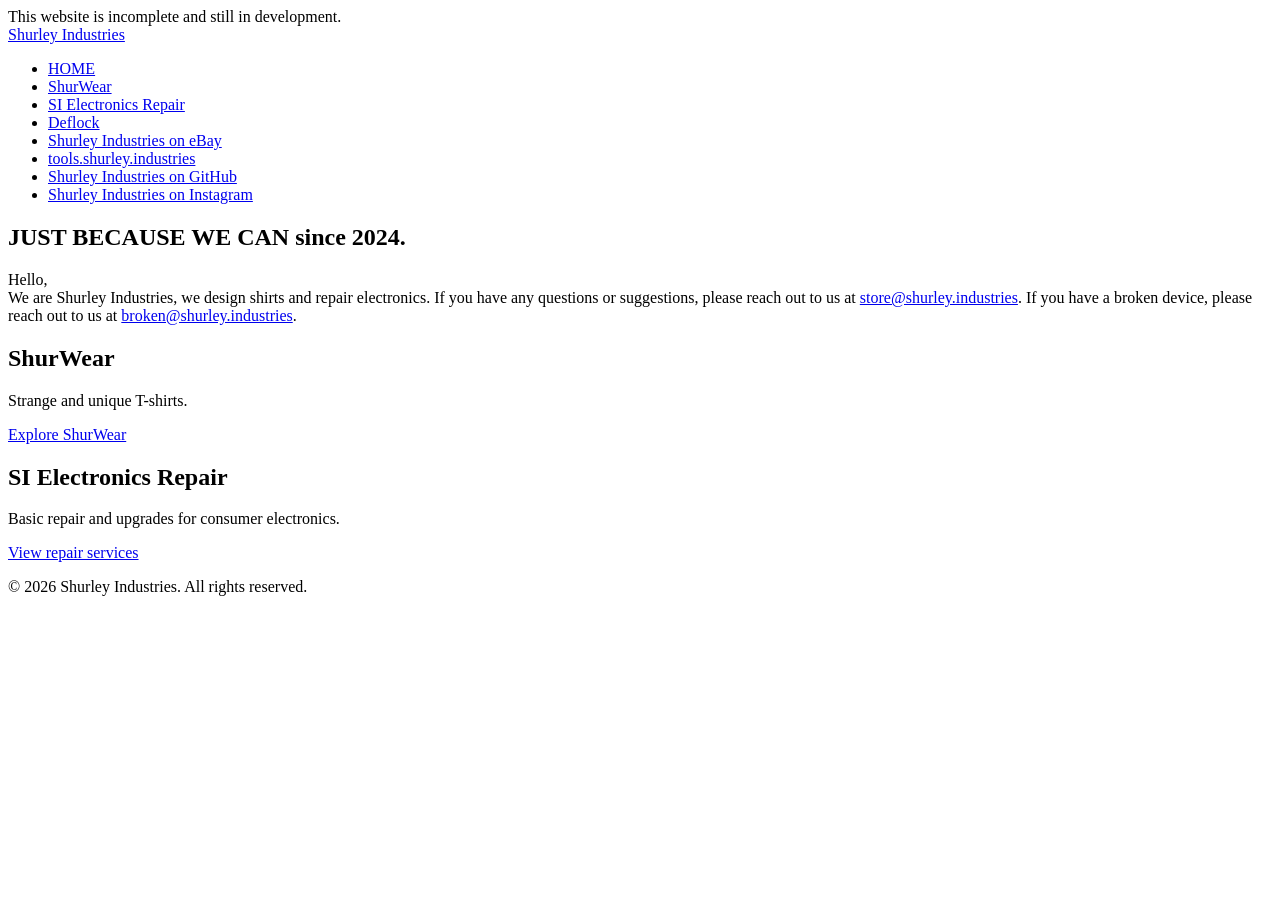
<file: index.html>
<!DOCTYPE html>
<html lang="en">
  <head>
    <meta charset="UTF-8" />
    <meta name="viewport" content="width=device-width, initial-scale=1.0" />
    <title>Shurley Industries | Home</title>
    <meta
      name="description"
      content="Shurley Industries corporate homepage featuring ShurWear and SI Electronics Repair."
    />
  </head>
  <body>
    <div>
      This website is incomplete and still in development.
    </div>
    <header>
      <a href="/index.html" aria-label="Shurley Industries home">Shurley Industries</a>
      <nav aria-label="Main">
        <ul>
          <li><a aria-current="page" href="/index.html">HOME</a></li>
          <li><a href="/shurwear.html">ShurWear</a></li>
          <li><a href="/electronics-repair.html">SI Electronics Repair</a></li>
          <li><a href="/deflock/">Deflock</a></li>
          <li><a href="https://www.ebay.com/usr/shurleyindustries">Shurley Industries on eBay</a></li>
          <li><a href="https://tools.shurley.industries">tools.shurley.industries</a></li>
          <li><a href="https://github.com/shurleyindustries">Shurley Industries on GitHub</a></li>
          <li><a href="https://www.instagram.com/shurleyindustries/">Shurley Industries on Instagram</a></li>
        </ul>
      </nav>
    </header>
    <main>
      <section>
        <h1>JUST BECAUSE WE CAN since 2024.</h1>
        <p>
          Hello,
          <br />
          We are Shurley Industries, we design shirts and repair electronics. If you have any questions or suggestions, please reach out to us at <a href="mailto:store@shurley.industries">store@shurley.industries</a>. If you have a broken device, please reach out to us at <a href="mailto:broken@shurley.industries">broken@shurley.industries</a>.
          <br />
        </p>
      </section>
      <section aria-label="Business units">
        <article>
          <h2>ShurWear</h2>
          <p>Strange and unique T-shirts.</p>
          <a href="/shurwear.html">Explore ShurWear</a>
        </article>
        <article>
          <h2>SI Electronics Repair</h2>
          <p> Basic repair and upgrades for consumer electronics.</p>
          <a href="/electronics-repair.html">View repair services</a>
        </article>
      </section>
    </main>
    <footer>
      <p>© 2026 Shurley Industries. All rights reserved.</p>
    </footer>
  </body>
</html>
</file>
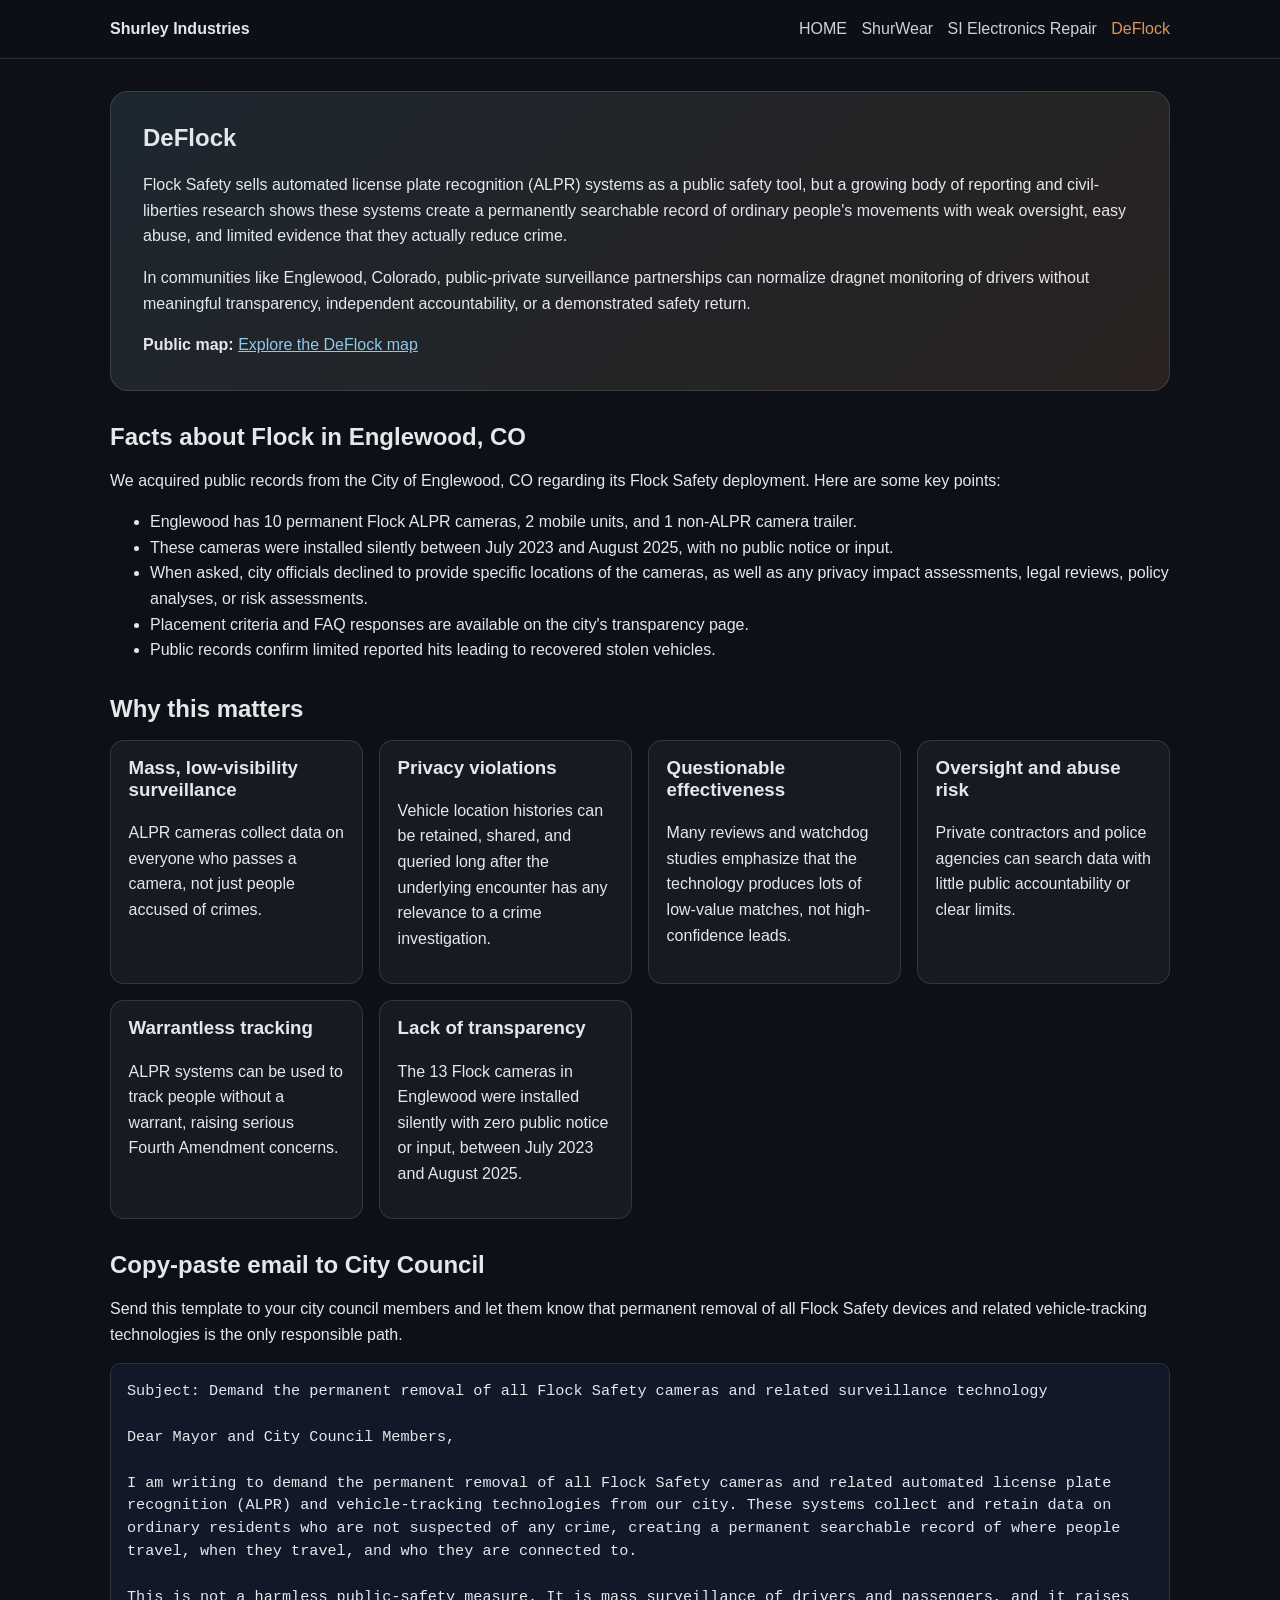
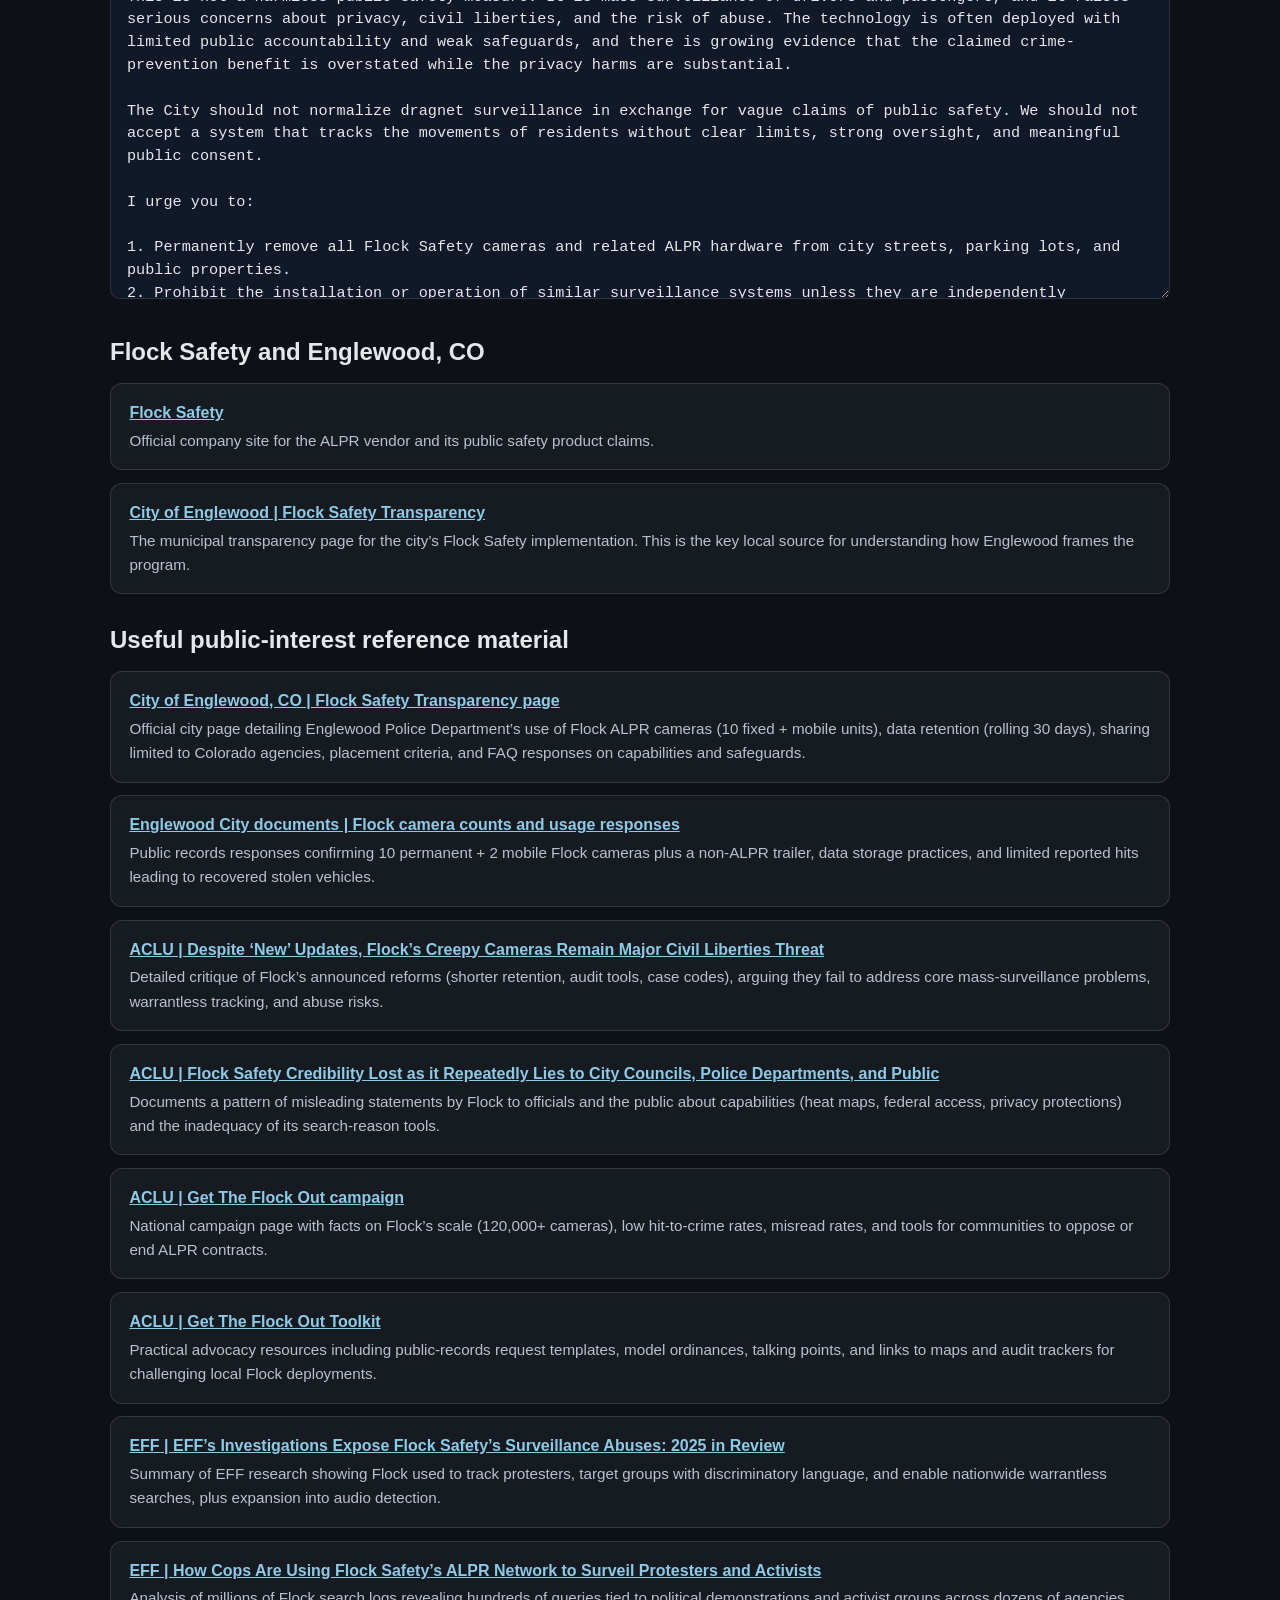
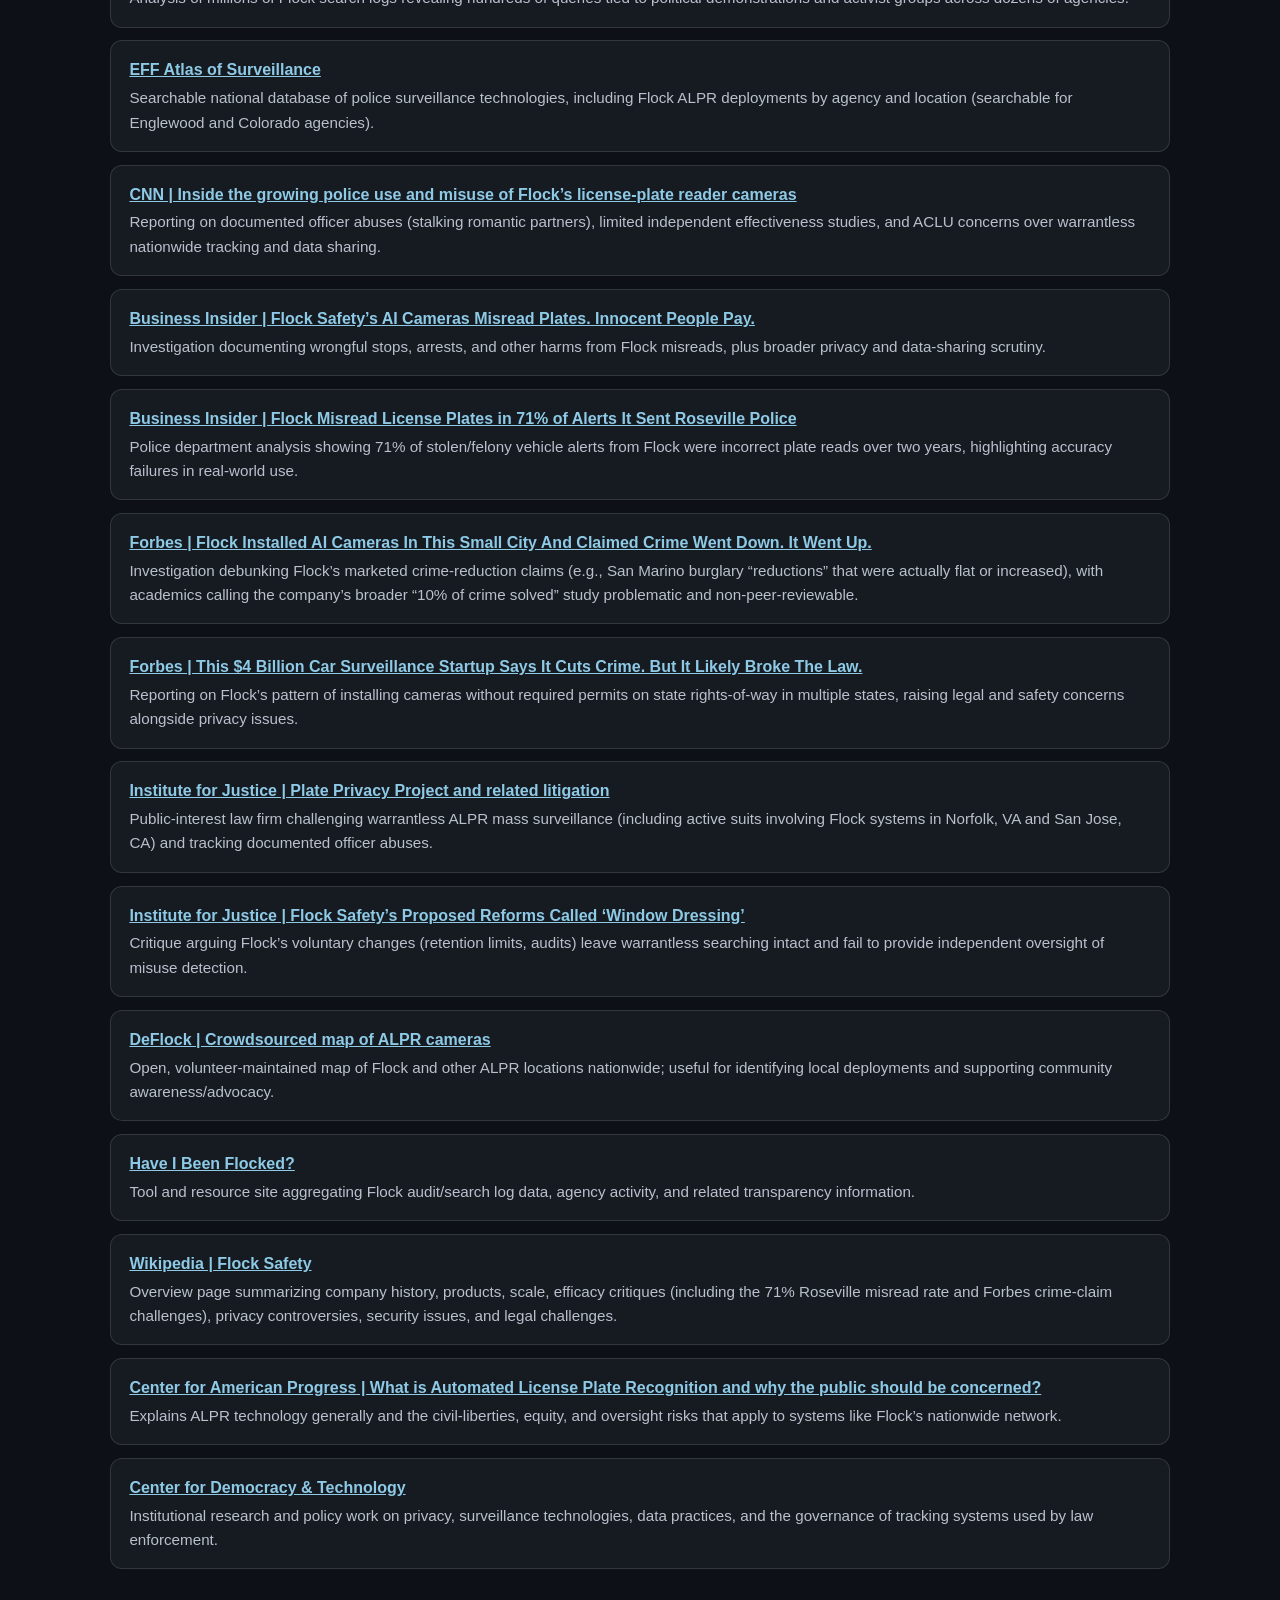
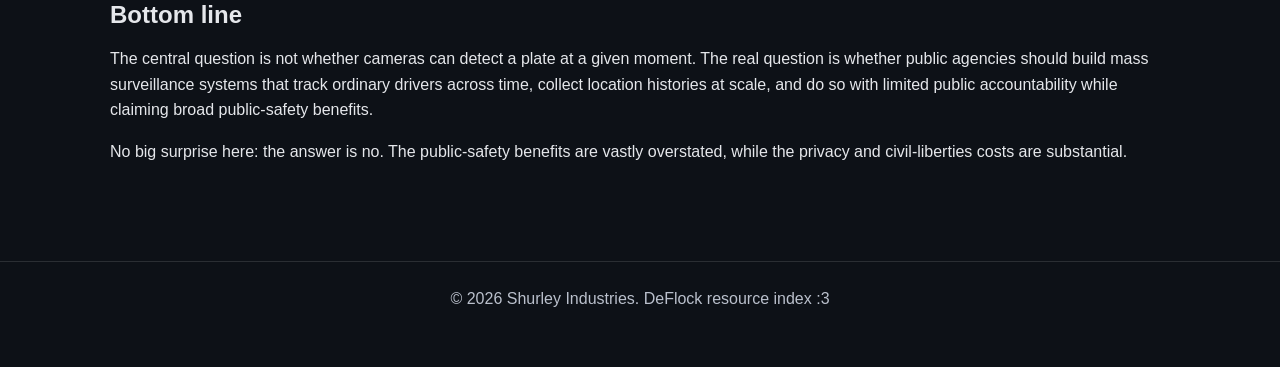
<file: deflock/index.html>
<!DOCTYPE html>
<html lang="en">
  <head>
    <meta charset="UTF-8" />
    <meta name="viewport" content="width=device-width, initial-scale=1.0" />
    <title>DeFlock | Shurley Industries</title>
    <meta
      name="description"
      content="Resources and links documenting Flock Safety, Englewood's deployment, and the privacy and civil-liberties risks of automated license plate recognition."
    />
    <style>
      :root {
        --bg: #0d1117;
        --panel: #161b22;
        --panel-alt: #1f2833;
        --text: #e5e7eb;
        --muted: #bac0cc;
        --accent: #8ecae6;
        --accent-2: #f4a261;
        --border: rgba(255, 255, 255, 0.12);
      }

      * {
        box-sizing: border-box;
      }

      body {
        margin: 0;
        font-family: Arial, Helvetica, sans-serif;
        background: var(--bg);
        color: var(--text);
        line-height: 1.6;
      }

      a {
        color: var(--accent);
      }

      header {
        position: sticky;
        top: 0;
        background: rgba(13, 17, 23, 0.9);
        border-bottom: 1px solid var(--border);
        backdrop-filter: blur(8px);
      }

      .topbar {
        max-width: 1100px;
        margin: 0 auto;
        padding: 1rem 1.25rem;
        display: flex;
        flex-wrap: wrap;
        align-items: center;
        justify-content: space-between;
        gap: 1rem;
      }

      .brand {
        color: var(--text);
        font-weight: bold;
        text-decoration: none;
      }

      nav ul {
        list-style: none;
        display: flex;
        flex-wrap: wrap;
        gap: 0.9rem;
        padding: 0;
        margin: 0;
      }

      nav a {
        color: var(--text);
        text-decoration: none;
        opacity: 0.9;
      }

      nav a[aria-current="page"] {
        color: var(--accent-2);
      }

      main {
        max-width: 1100px;
        margin: 0 auto;
        padding: 2rem 1.25rem 4rem;
      }

      section {
        margin-bottom: 2rem;
      }

      .hero {
        background: linear-gradient(135deg, rgba(142, 202, 230, 0.12), rgba(244, 162, 97, 0.12));
        border: 1px solid var(--border);
        border-radius: 18px;
        padding: 2rem;
      }

      .hero p:last-child {
        margin-bottom: 0;
      }

      h1,
      h2,
      h3 {
        line-height: 1.2;
        margin-top: 0;
      }

      h2 {
        margin-bottom: 1rem;
      }

      p {
        margin-top: 0;
      }

      .summary-grid {
        display: grid;
        gap: 1rem;
        grid-template-columns: repeat(auto-fit, minmax(220px, 1fr));
      }

      .card {
        background: var(--panel);
        border: 1px solid var(--border);
        border-radius: 14px;
        padding: 1rem 1.1rem;
      }

      .resource-list {
        list-style: none;
        display: grid;
        gap: 0.8rem;
        padding: 0;
        margin: 0;
      }

      .resource-list li {
        background: var(--panel);
        border: 1px solid var(--border);
        border-radius: 12px;
        padding: 1rem 1.15rem;
      }

      .resource-list li strong {
        display: block;
        margin-bottom: 0.2rem;
      }

      .small {
        color: var(--muted);
        font-size: 0.95rem;
      }

      textarea {
        width: 100%;
        min-height: 420px;
        resize: vertical;
        background: #111827;
        color: #e5e7eb;
        border: 1px solid rgba(255, 255, 255, 0.12);
        border-radius: 10px;
        padding: 1rem;
        font: 0.95rem/1.5 monospace;
      }

      footer {
        border-top: 1px solid var(--border);
        padding: 1.5rem 1.25rem 2.5rem;
        color: var(--muted);
        text-align: center;
      }
    </style>
  </head>
  <body>
    <header>
      <div class="topbar">
        <a href="/index.html" class="brand" aria-label="Shurley Industries home">Shurley Industries</a>
        <nav aria-label="Main">
          <ul>
            <li><a href="/index.html">HOME</a></li>
            <li><a href="/shurwear.html">ShurWear</a></li>
            <li><a href="/electronics-repair.html">SI Electronics Repair</a></li>
            <li><a href="/deflock/" aria-current="page">DeFlock</a></li>
          </ul>
        </nav>
      </div>
    </header>

    <main>
      <section class="hero">
        <h1>DeFlock</h1>
        <p>
          Flock Safety sells automated license plate recognition (ALPR) systems as a public safety tool, but a growing body of reporting and civil-liberties research shows these systems create a permanently searchable record of ordinary people's movements with weak oversight, easy abuse, and limited evidence that they actually reduce crime.
        </p>
        <p>
          In communities like Englewood, Colorado, public-private surveillance partnerships can normalize dragnet monitoring of drivers without meaningful transparency, independent accountability, or a demonstrated safety return.
        </p>
        <p>
          <strong>Public map:</strong>
          <a href="https://maps.deflock.org/?lat=39.6482&lng=-104.9880&zoom=11.00" target="_blank" rel="noopener noreferrer">Explore the DeFlock map</a>
        </p>
      </section>
      
      <section>
        <h2>Facts about Flock in Englewood, CO</h2>
        <p>We acquired public records from the City of Englewood, CO regarding its Flock Safety deployment. Here are some key points:</p>
        <ul>
          <li>Englewood has 10 permanent Flock ALPR cameras, 2 mobile units, and 1 non-ALPR camera trailer.</li>
          <li>These cameras were installed silently between July 2023 and August 2025, with no public notice or input.</li>
          <li>When asked, city officials declined to provide specific locations of the cameras, as well as any privacy impact assessments, legal reviews, policy analyses, or risk assessments.</li>
          <li>Placement criteria and FAQ responses are available on the city's transparency page.</li>
          <li>Public records confirm limited reported hits leading to recovered stolen vehicles.</li>
        </ul>
      </section>

      <section>
        <h2>Why this matters</h2>
        <div class="summary-grid">
          <div class="card">
            <h3>Mass, low-visibility surveillance</h3>
            <p>ALPR cameras collect data on everyone who passes a camera, not just people accused of crimes.</p>
          </div>
          <div class="card">
            <h3>Privacy violations</h3>
            <p>Vehicle location histories can be retained, shared, and queried long after the underlying encounter has any relevance to a crime investigation.</p>
          </div>
          <div class="card">
            <h3>Questionable effectiveness</h3>
            <p>Many reviews and watchdog studies emphasize that the technology produces lots of low-value matches, not high-confidence leads.</p>
          </div>
          <div class="card">
            <h3>Oversight and abuse risk</h3>
            <p>Private contractors and police agencies can search data with little public accountability or clear limits.</p>
          </div>
          <div class="card">
            <h3>Warrantless tracking</h3>
            <p>ALPR systems can be used to track people without a warrant, raising serious Fourth Amendment concerns.</p>
          </div>
          <div class="card">
            <h3>Lack of transparency</h3>
            <p>The 13 Flock cameras in Englewood were installed silently with zero public notice or input, between July 2023 and August 2025.</p>
        </div>
      </section>

      <section>
        <h2>Copy-paste email to City Council</h2>
        <p>
          Send this template to your city council members and let them know that permanent removal of all Flock Safety devices and related vehicle-tracking technologies is the only responsible path.
        </p>
        <textarea readonly rows="22">
Subject: Demand the permanent removal of all Flock Safety cameras and related surveillance technology

Dear Mayor and City Council Members,

I am writing to demand the permanent removal of all Flock Safety cameras and related automated license plate recognition (ALPR) and vehicle-tracking technologies from our city. These systems collect and retain data on ordinary residents who are not suspected of any crime, creating a permanent searchable record of where people travel, when they travel, and who they are connected to.

This is not a harmless public-safety measure. It is mass surveillance of drivers and passengers, and it raises serious concerns about privacy, civil liberties, and the risk of abuse. The technology is often deployed with limited public accountability and weak safeguards, and there is growing evidence that the claimed crime-prevention benefit is overstated while the privacy harms are substantial.

The City should not normalize dragnet surveillance in exchange for vague claims of public safety. We should not accept a system that tracks the movements of residents without clear limits, strong oversight, and meaningful public consent.

I urge you to:

1. Permanently remove all Flock Safety cameras and related ALPR hardware from city streets, parking lots, and public properties.
2. Prohibit the installation or operation of similar surveillance systems unless they are independently evaluated, subject to strict public oversight, and clearly justified by demonstrable public safety benefits.
3. Require full transparency on data retention, sharing, access logs, and vendor contracts.
4. Decline any future renewal, expansion, or private-public partnership that would prolong mass vehicle surveillance.
5. Commit to civil-liberties protections that prioritize residents' privacy and due process over convenience for policing systems.

Our city should be focused on proven, targeted, accountable approaches to public safety, not permanently tracking the everyday movement of the public.

Sincerely,
[Your Name]
        </textarea>
      </section>

      <section>
        <h2>Flock Safety and Englewood, CO</h2>
        <ul class="resource-list">
          <li>
            <strong><a href="https://www.flocksafety.com/" target="_blank" rel="noopener noreferrer">Flock Safety</a></strong>
            <div class="small">Official company site for the ALPR vendor and its public safety product claims.</div>
          </li>
          <li>
            <strong><a href="https://www.englewoodco.gov/government/city-departments/police/flock-safety-transparency" target="_blank" rel="noopener noreferrer">City of Englewood | Flock Safety Transparency</a></strong>
            <div class="small">The municipal transparency page for the city’s Flock Safety implementation. This is the key local source for understanding how Englewood frames the program.</div>
          </li>
        </ul>
      </section>

      <section>
        <h2>Useful public-interest reference material</h2>
        <ul class="resource-list">
          <li>
            <strong><a href="https://www.englewoodco.gov/government/city-departments/police/flock-safety-transparency" target="_blank" rel="noopener noreferrer">City of Englewood, CO | Flock Safety Transparency page</a></strong>
            <div class="small">Official city page detailing Englewood Police Department’s use of Flock ALPR cameras (10 fixed + mobile units), data retention (rolling 30 days), sharing limited to Colorado agencies, placement criteria, and FAQ responses on capabilities and safeguards.</div>
          </li>

          <li>
            <strong><a href="https://englewoodgov.civicweb.net/document/451818/" target="_blank" rel="noopener noreferrer">Englewood City documents | Flock camera counts and usage responses</a></strong>
            <div class="small">Public records responses confirming 10 permanent + 2 mobile Flock cameras plus a non-ALPR trailer, data storage practices, and limited reported hits leading to recovered stolen vehicles.</div>
          </li>

          <li>
            <strong><a href="https://www.aclu.org/news/privacy-technology/despite-new-updates-flocks-creepy-cameras-remain-major-civil-liberties-threat" target="_blank" rel="noopener noreferrer">ACLU | Despite ‘New’ Updates, Flock’s Creepy Cameras Remain Major Civil Liberties Threat</a></strong>
            <div class="small">Detailed critique of Flock’s announced reforms (shorter retention, audit tools, case codes), arguing they fail to address core mass-surveillance problems, warrantless tracking, and abuse risks.</div>
          </li>

          <li>
            <strong><a href="https://www.aclu.org/news/privacy-technology/tracking-alpr-cameras/flock-safety-credibility-lost-as-it-repeatedly-lies-to-city-councils-police-departments-and-public-across-the-country" target="_blank" rel="noopener noreferrer">ACLU | Flock Safety Credibility Lost as it Repeatedly Lies to City Councils, Police Departments, and Public</a></strong>
            <div class="small">Documents a pattern of misleading statements by Flock to officials and the public about capabilities (heat maps, federal access, privacy protections) and the inadequacy of its search-reason tools.</div>
          </li>

          <li>
            <strong><a href="https://www.aclu.org/campaigns-initiatives/get-the-flock-out" target="_blank" rel="noopener noreferrer">ACLU | Get The Flock Out campaign</a></strong>
            <div class="small">National campaign page with facts on Flock’s scale (120,000+ cameras), low hit-to-crime rates, misread rates, and tools for communities to oppose or end ALPR contracts.</div>
          </li>

          <li>
            <strong><a href="https://www.aclu.org/get-the-flock-out-toolkit" target="_blank" rel="noopener noreferrer">ACLU | Get The Flock Out Toolkit</a></strong>
            <div class="small">Practical advocacy resources including public-records request templates, model ordinances, talking points, and links to maps and audit trackers for challenging local Flock deployments.</div>
          </li>

          <li>
            <strong><a href="https://www.eff.org/deeplinks/2025/12/effs-investigations-expose-flock-safetys-surveillance-abuses-2025-review" target="_blank" rel="noopener noreferrer">EFF | EFF’s Investigations Expose Flock Safety’s Surveillance Abuses: 2025 in Review</a></strong>
            <div class="small">Summary of EFF research showing Flock used to track protesters, target groups with discriminatory language, and enable nationwide warrantless searches, plus expansion into audio detection.</div>
          </li>

          <li>
            <strong><a href="https://www.eff.org/deeplinks/2025/11/how-cops-are-using-flock-safetys-alpr-network-surveil-protesters-and-activists" target="_blank" rel="noopener noreferrer">EFF | How Cops Are Using Flock Safety’s ALPR Network to Surveil Protesters and Activists</a></strong>
            <div class="small">Analysis of millions of Flock search logs revealing hundreds of queries tied to political demonstrations and activist groups across dozens of agencies.</div>
          </li>

          <li>
            <strong><a href="https://www.atlasofsurveillance.org/" target="_blank" rel="noopener noreferrer">EFF Atlas of Surveillance</a></strong>
            <div class="small">Searchable national database of police surveillance technologies, including Flock ALPR deployments by agency and location (searchable for Englewood and Colorado agencies).</div>
          </li>

          <li>
            <strong><a href="https://www.cnn.com/2026/07/26/us/flock-cameras-surveillance-abuse" target="_blank" rel="noopener noreferrer">CNN | Inside the growing police use and misuse of Flock’s license-plate reader cameras</a></strong>
            <div class="small">Reporting on documented officer abuses (stalking romantic partners), limited independent effectiveness studies, and ACLU concerns over warrantless nationwide tracking and data sharing.</div>
          </li>

          <li>
            <strong><a href="https://www.businessinsider.com/flock-safety-alpr-cameras-misreads-2026-3" target="_blank" rel="noopener noreferrer">Business Insider | Flock Safety’s AI Cameras Misread Plates. Innocent People Pay.</a></strong>
            <div class="small">Investigation documenting wrongful stops, arrests, and other harms from Flock misreads, plus broader privacy and data-sharing scrutiny.</div>
          </li>

          <li>
            <strong><a href="https://www.businessinsider.com/flock-camera-misread-license-plate-reader-california-roseville-police-2026-7" target="_blank" rel="noopener noreferrer">Business Insider | Flock Misread License Plates in 71% of Alerts It Sent Roseville Police</a></strong>
            <div class="small">Police department analysis showing 71% of stolen/felony vehicle alerts from Flock were incorrect plate reads over two years, highlighting accuracy failures in real-world use.</div>
          </li>

          <li>
            <strong><a href="https://www.forbes.com/sites/cyrusfarivar/2024/02/29/flock-ai-cameras-may-not-reduce-crime/" target="_blank" rel="noopener noreferrer">Forbes | Flock Installed AI Cameras In This Small City And Claimed Crime Went Down. It Went Up.</a></strong>
            <div class="small">Investigation debunking Flock’s marketed crime-reduction claims (e.g., San Marino burglary “reductions” that were actually flat or increased), with academics calling the company’s broader “10% of crime solved” study problematic and non-peer-reviewable.</div>
          </li>

          <li>
            <strong><a href="https://www.forbes.com/sites/thomasbrewster/2024/02/27/flock-safety-surveillance-broke-state-law/" target="_blank" rel="noopener noreferrer">Forbes | This $4 Billion Car Surveillance Startup Says It Cuts Crime. But It Likely Broke The Law.</a></strong>
            <div class="small">Reporting on Flock’s pattern of installing cameras without required permits on state rights-of-way in multiple states, raising legal and safety concerns alongside privacy issues.</div>
          </li>

          <li>
            <strong><a href="https://ij.org/" target="_blank" rel="noopener noreferrer">Institute for Justice | Plate Privacy Project and related litigation</a></strong>
            <div class="small">Public-interest law firm challenging warrantless ALPR mass surveillance (including active suits involving Flock systems in Norfolk, VA and San Jose, CA) and tracking documented officer abuses.</div>
          </li>

          <li>
            <strong><a href="https://ij.org/press-release/institute-for-justice-calls-flock-safetys-proposed-reforms-window-dressing/" target="_blank" rel="noopener noreferrer">Institute for Justice | Flock Safety’s Proposed Reforms Called ‘Window Dressing’</a></strong>
            <div class="small">Critique arguing Flock’s voluntary changes (retention limits, audits) leave warrantless searching intact and fail to provide independent oversight of misuse detection.</div>
          </li>

          <li>
            <strong><a href="https://deflock.me/" target="_blank" rel="noopener noreferrer">DeFlock | Crowdsourced map of ALPR cameras</a></strong>
            <div class="small">Open, volunteer-maintained map of Flock and other ALPR locations nationwide; useful for identifying local deployments and supporting community awareness/advocacy.</div>
          </li>

          <li>
            <strong><a href="https://haveibeenflocked.com/" target="_blank" rel="noopener noreferrer">Have I Been Flocked?</a></strong>
            <div class="small">Tool and resource site aggregating Flock audit/search log data, agency activity, and related transparency information.</div>
          </li>

          <li>
            <strong><a href="https://en.wikipedia.org/wiki/Flock_Safety" target="_blank" rel="noopener noreferrer">Wikipedia | Flock Safety</a></strong>
            <div class="small">Overview page summarizing company history, products, scale, efficacy critiques (including the 71% Roseville misread rate and Forbes crime-claim challenges), privacy controversies, security issues, and legal challenges.</div>
          </li>

          <li>
            <strong><a href="https://www.americanprogress.org/article/what-is-automated-license-plate-recognition-and-why-the-public-should-be-concerned/" target="_blank" rel="noopener noreferrer">Center for American Progress | What is Automated License Plate Recognition and why the public should be concerned?</a></strong>
            <div class="small">Explains ALPR technology generally and the civil-liberties, equity, and oversight risks that apply to systems like Flock’s nationwide network.</div>
          </li>

          <li>
            <strong><a href="https://www.cdt.org/" target="_blank" rel="noopener noreferrer">Center for Democracy &amp; Technology</a></strong>
            <div class="small">Institutional research and policy work on privacy, surveillance technologies, data practices, and the governance of tracking systems used by law enforcement.</div>
          </li>
        </ul>
      </section>

      <section>
        <h2>Bottom line</h2>
        <p>
          The central question is not whether cameras can detect a plate at a given moment. The real question is whether public agencies should build mass surveillance systems that track ordinary drivers across time, collect location histories at scale, and do so with limited public accountability while claiming broad public-safety benefits.
        </p>
        <p>
          No big surprise here: the answer is no. The public-safety benefits are vastly overstated, while the privacy and civil-liberties costs are substantial.
        </p>
      </section>
    </main>

    <footer>
      <p>© 2026 Shurley Industries. DeFlock resource index :3</p>
    </footer>
  </body>
</html>
</file>
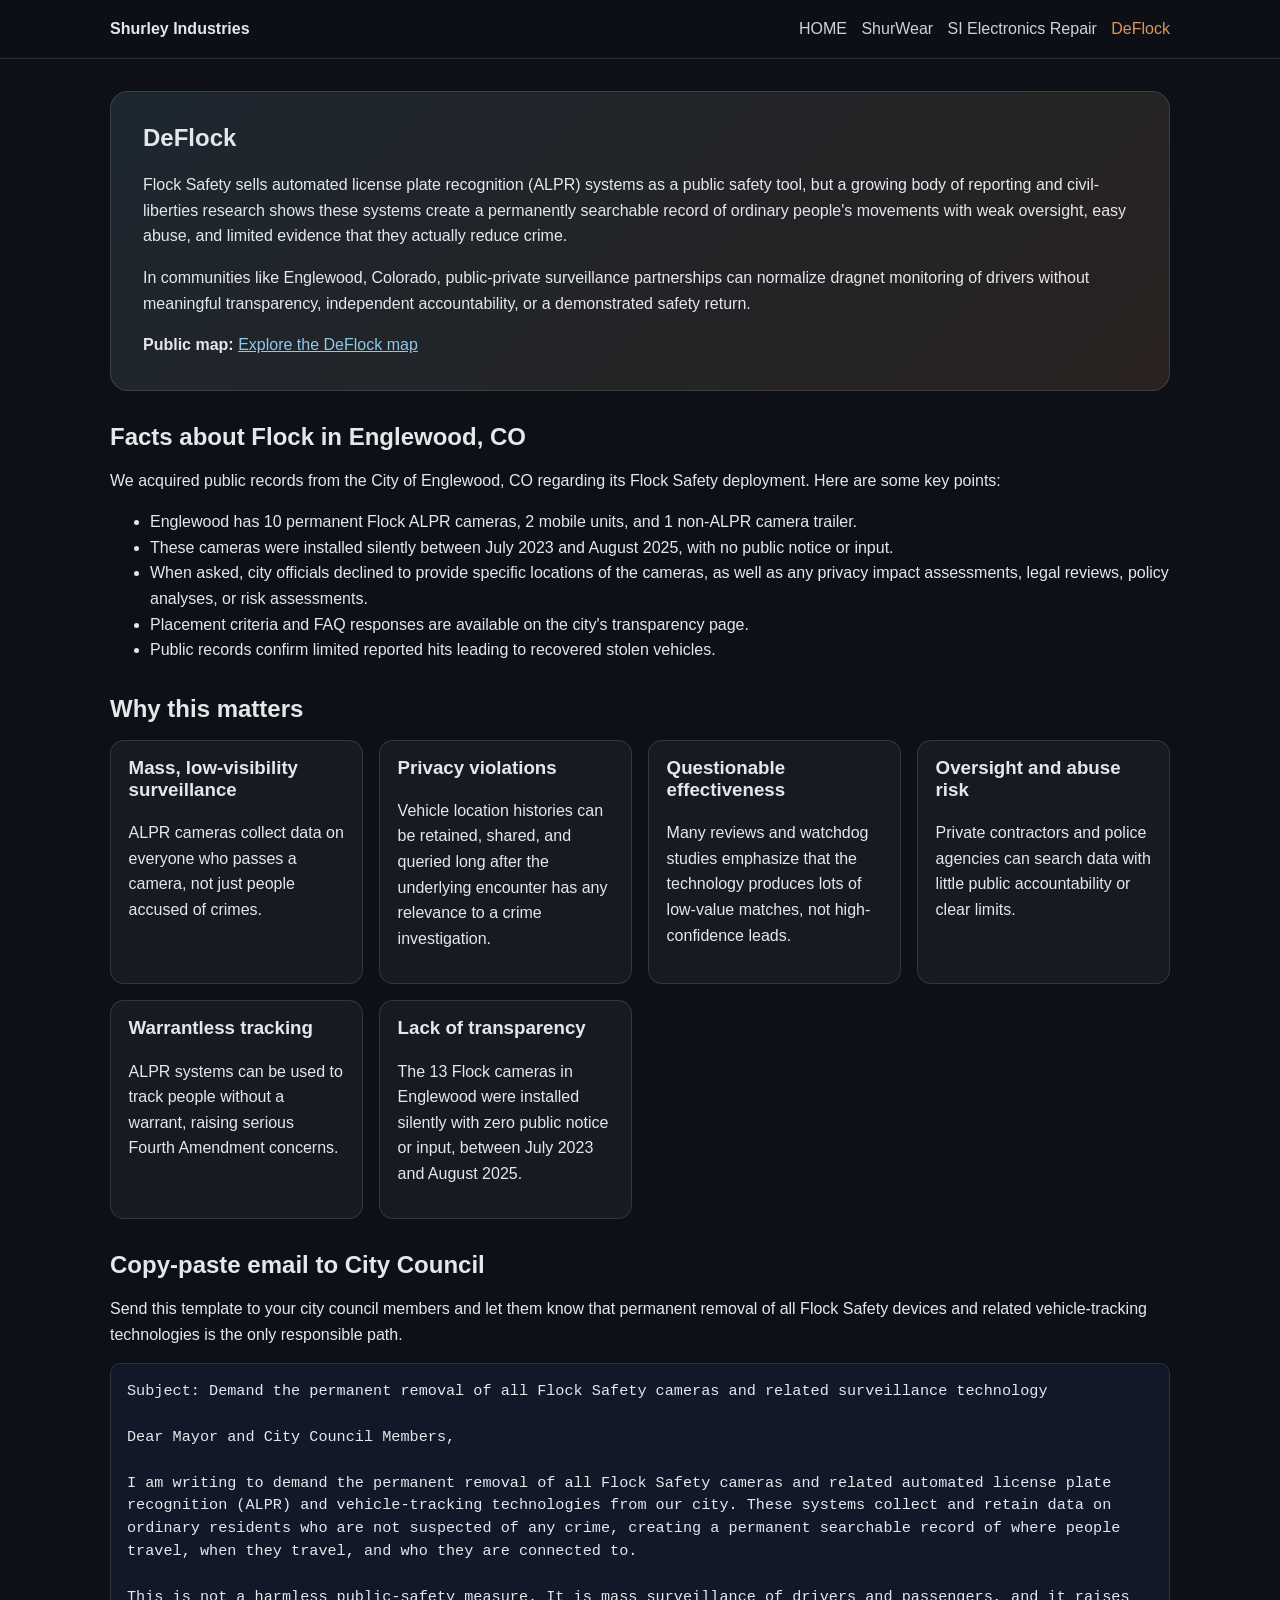
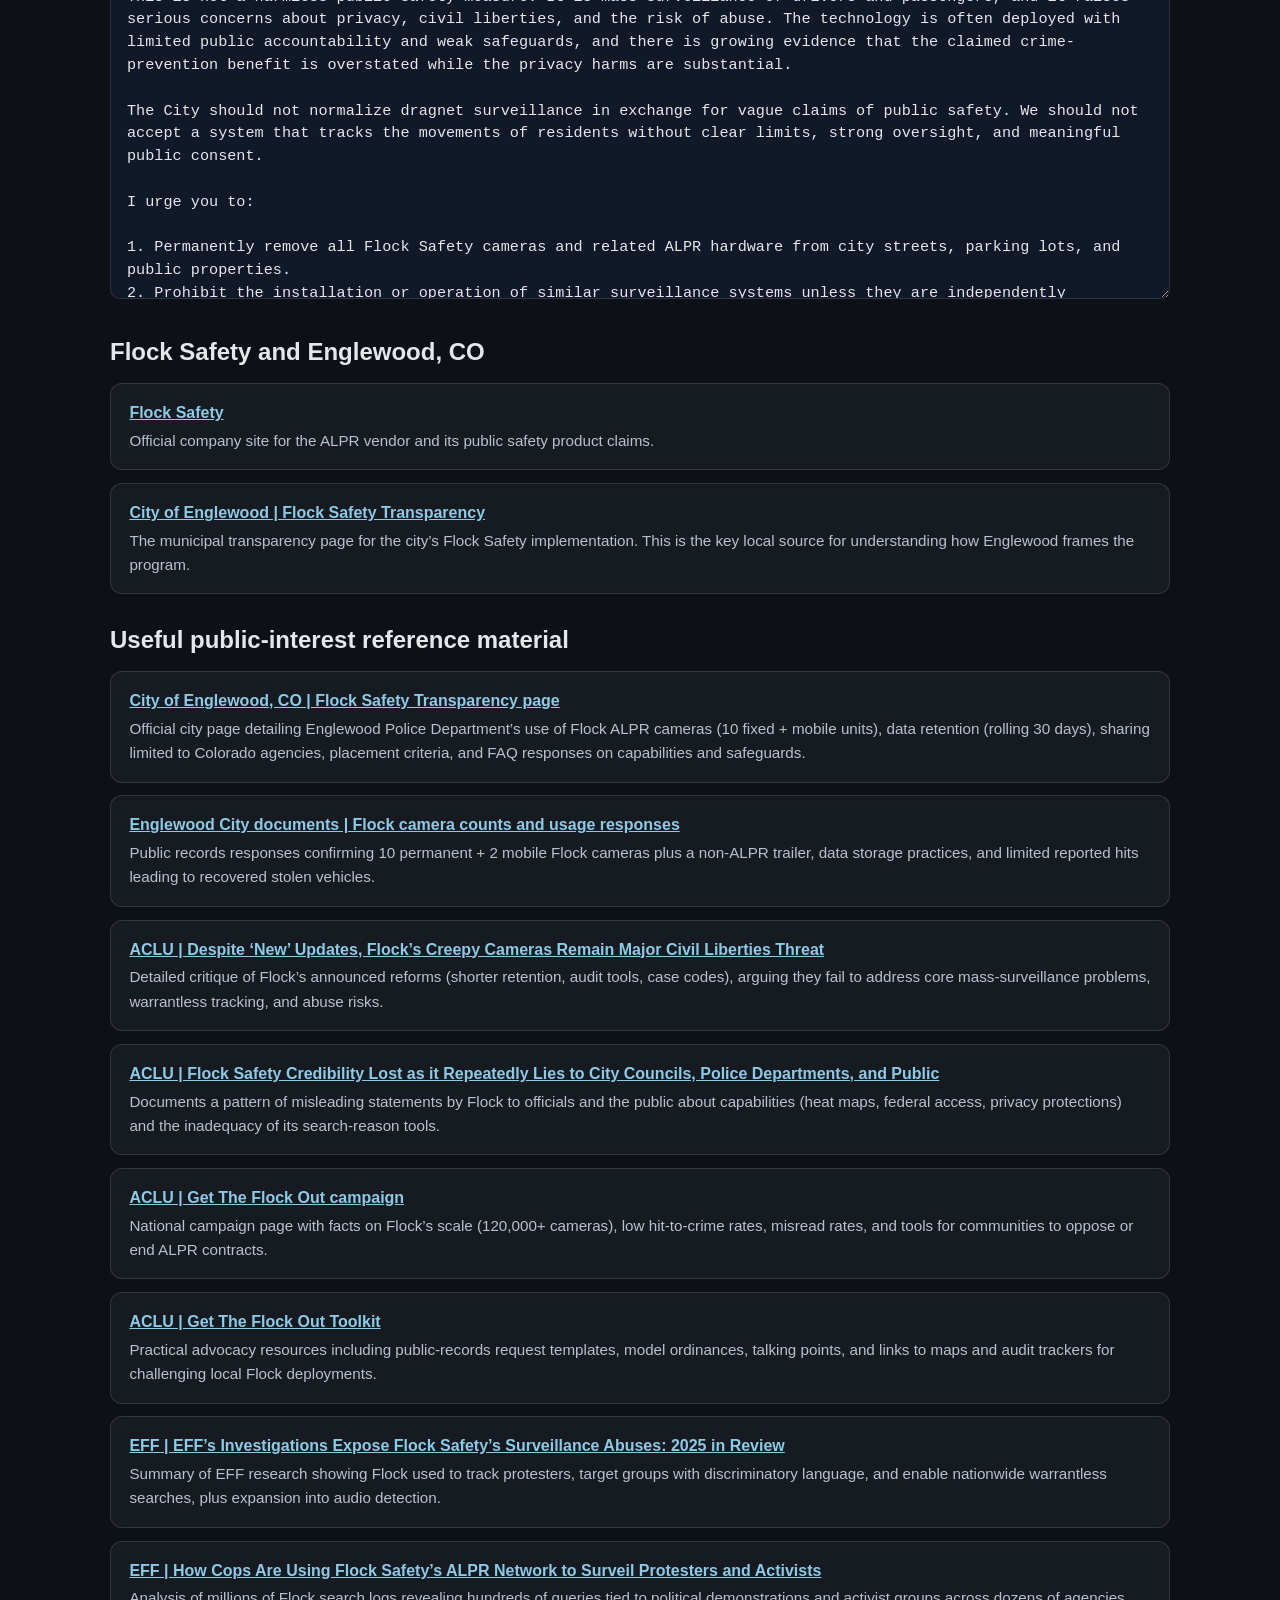
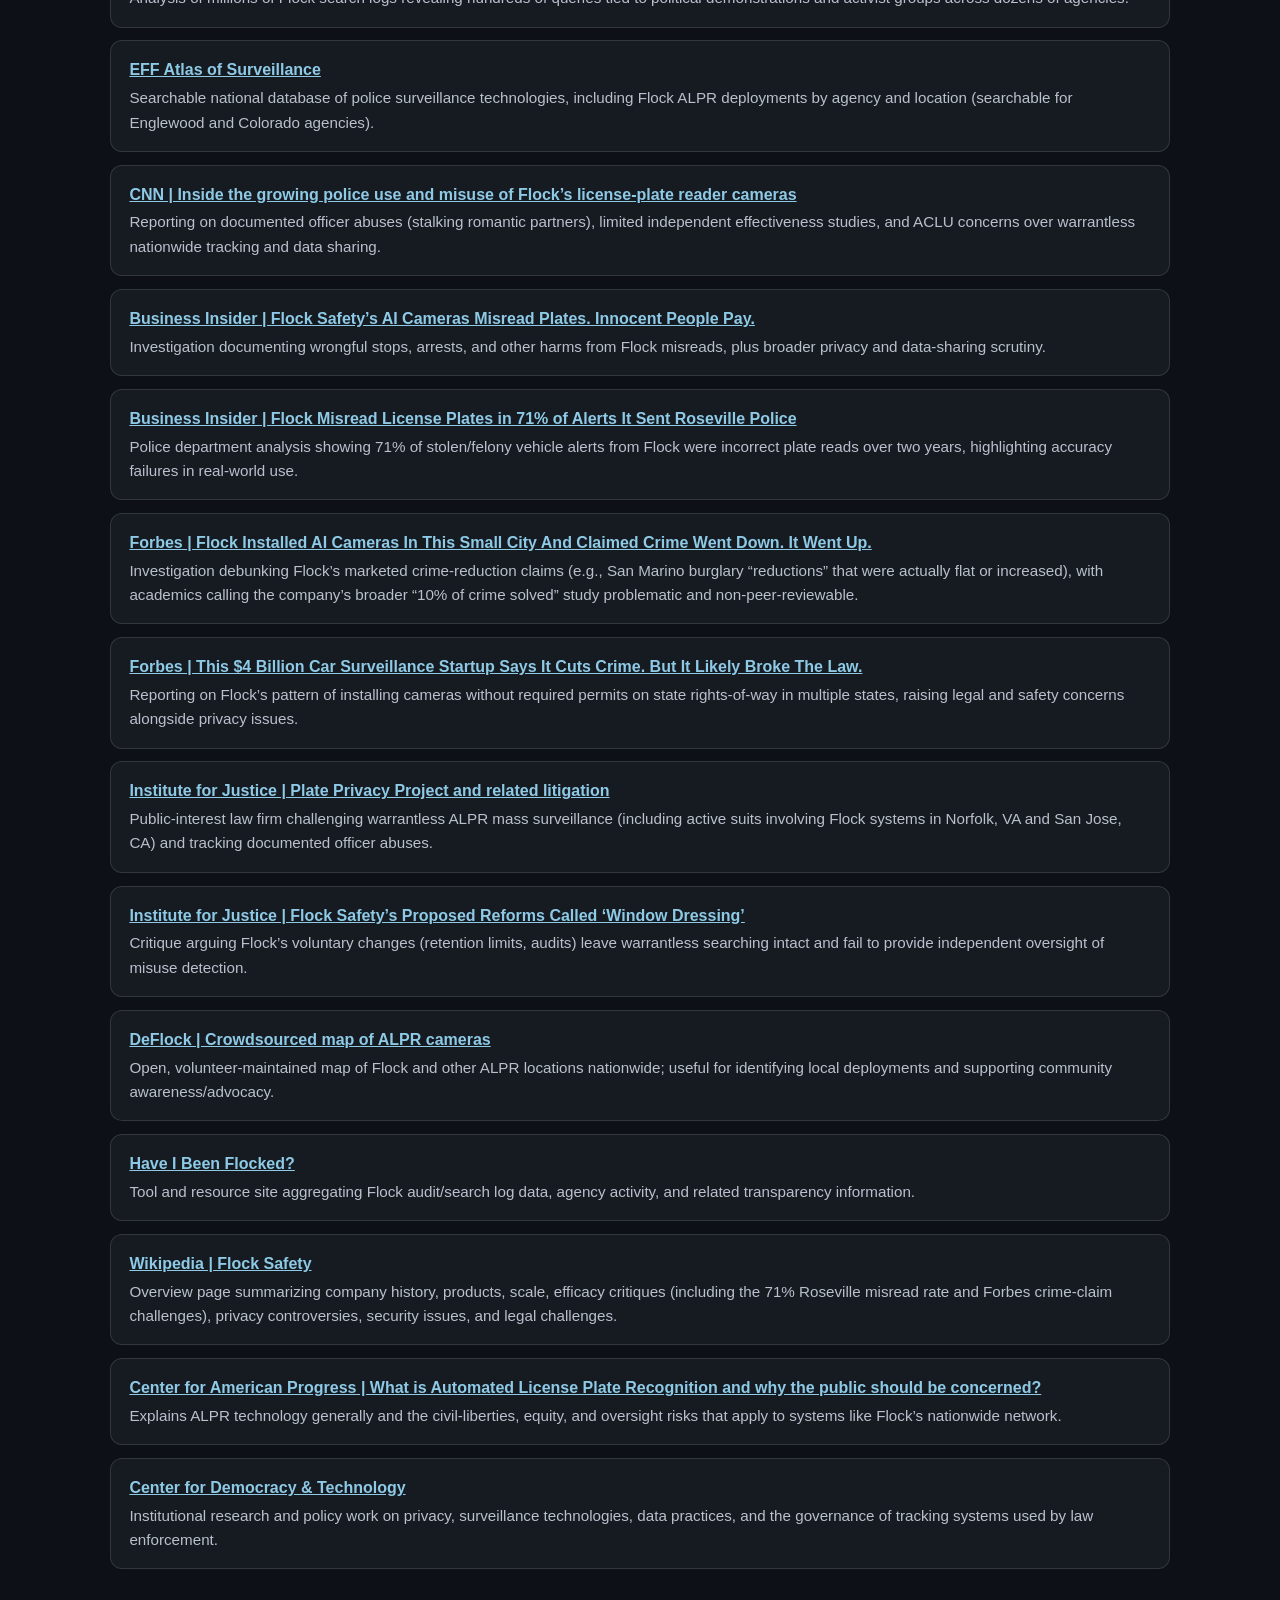
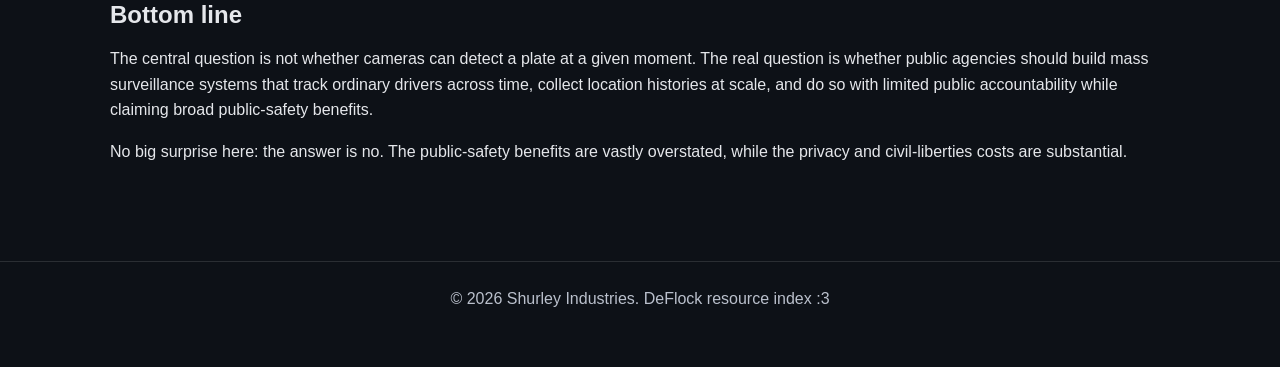
<file: deflock.html>
<!DOCTYPE html>
<html lang="en">
  <head>
    <meta charset="UTF-8" />
    <meta http-equiv="refresh" content="0; url=/deflock/" />
    <title>Redirecting to Deflock</title>
  </head>
  <body>
    <p>Redirecting to <a href="/deflock/">/deflock/</a>...</p>
  </body>
</html>
</file>
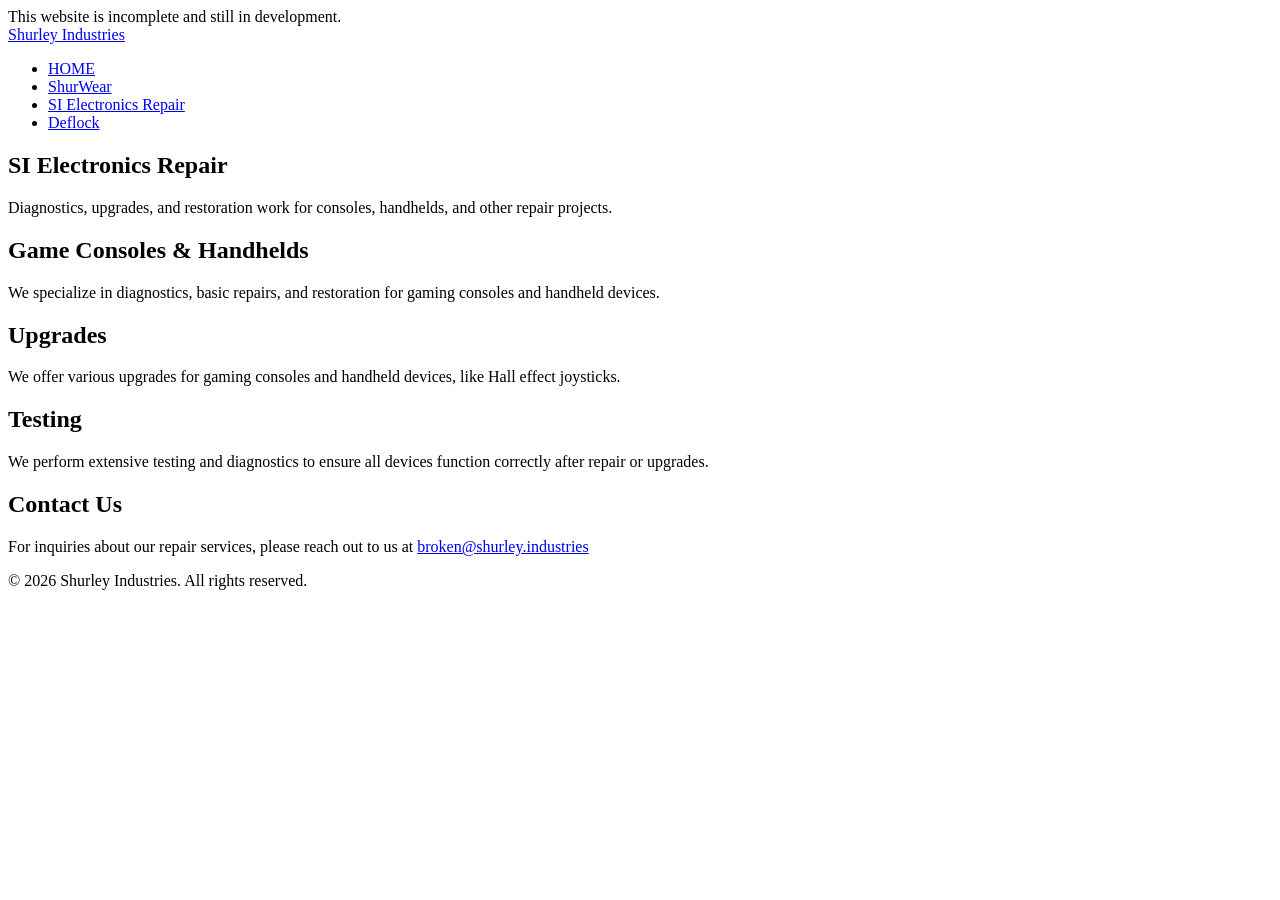
<file: electronics-repair.html>
<!DOCTYPE html>
<html lang="en">
  <head>
    <meta charset="UTF-8" />
    <meta name="viewport" content="width=device-width, initial-scale=1.0" />
    <title>Shurley Industries | SI Electronics Repair</title>
    <meta
      name="description"
      content="SI Electronics Repair by Shurley Industries - diagnostics, repair, and device restoration services."
    />
  </head>
  <body>
    <div>
      This website is incomplete and still in development.
    </div>
    <header>
      <a href="/index.html" aria-label="Shurley Industries home">Shurley Industries</a>
      <nav aria-label="Main">
        <ul>
          <li><a href="/index.html">HOME</a></li>
          <li><a href="/shurwear.html">ShurWear</a></li>
          <li>
            <a aria-current="page" href="/electronics-repair.html"
              >SI Electronics Repair</a
            >
          </li>
          <li><a href="/deflock/">Deflock</a></li>
        </ul>
      </nav>
    </header>
    <main>
      <section>
        <h1>SI Electronics Repair</h1>
        <p>
          Diagnostics, upgrades, and restoration work for consoles, handhelds,
          and other repair projects.
        </p>
      </section>
      <section aria-label="Repair service highlights">
        <article>
          <h2>Game Consoles & Handhelds</h2>
          <p>We specialize in diagnostics, basic repairs, and restoration for gaming consoles and handheld devices.</p>
        </article>
        <article>
          <h2>Upgrades</h2>
          <p>We offer various upgrades for gaming consoles and handheld devices, like Hall effect joysticks.</p>
        </article>
        <article>
          <h2>Testing</h2>
          <p>We perform extensive testing and diagnostics to ensure all devices function correctly after repair or upgrades.</p>
        </article>
      </section>
      <section aria-label="Repair service contact">
        <h2>Contact Us</h2>
        <p>
          For inquiries about our repair services, please reach out to us at
          <a href="mailto:broken@shurley.industries">broken@shurley.industries</a>
        </p>
      </section>
    </main>
    <footer>
      <p>© 2026 Shurley Industries. All rights reserved.</p>
    </footer>
  </body>
</html>
</file>
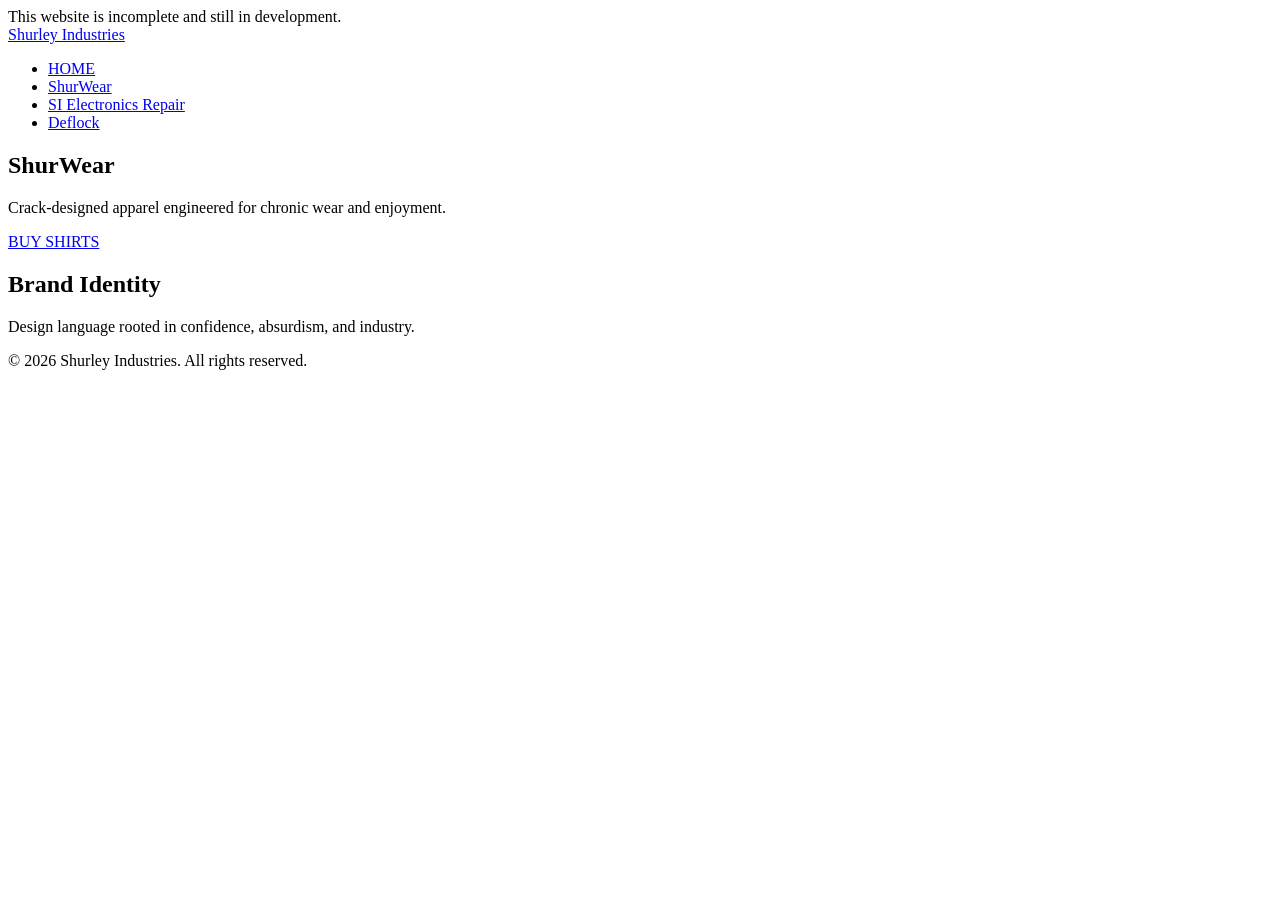
<file: shurwear.html>
<!DOCTYPE html>
<html lang="en">
  <head>
    <meta charset="UTF-8" />
    <meta name="viewport" content="width=device-width, initial-scale=1.0" />
    <title>Shurley Industries | ShurWear</title>
    <meta
      name="description"
      content="ShurWear by Shurley Industries - modern apparel and lifestyle products."
    />
  </head>
  <body>
    <div>
      This website is incomplete and still in development.
    </div>
    <header>
      <a href="/index.html" aria-label="Shurley Industries home">Shurley Industries</a>
      <nav aria-label="Main">
        <ul>
          <li><a href="/index.html">HOME</a></li>
          <li><a aria-current="page" href="/shurwear.html">ShurWear</a></li>
          <li><a href="/electronics-repair.html">SI Electronics Repair</a></li>
          <li><a href="/deflock/">Deflock</a></li>
        </ul>
      </nav>
    </header>
    <main>
      <section>
        <h1>ShurWear</h1>
        <p>
          Crack-designed apparel engineered for chronic wear and enjoyment.
        </p>
        <a
          href="https://shurleyindustries.square.site"
          target="_blank"
          rel="noopener noreferrer"
          >BUY SHIRTS</a
        >
      </section>
      <section aria-label="ShurWear highlights">
        <article>
          <h2>Brand Identity</h2>
          <p>Design language rooted in confidence, absurdism, and industry.</p>
        </article>
      </section>
    </main>
    <footer>
      <p>© 2026 Shurley Industries. All rights reserved.</p>
    </footer>
  </body>
</html>
</file>
